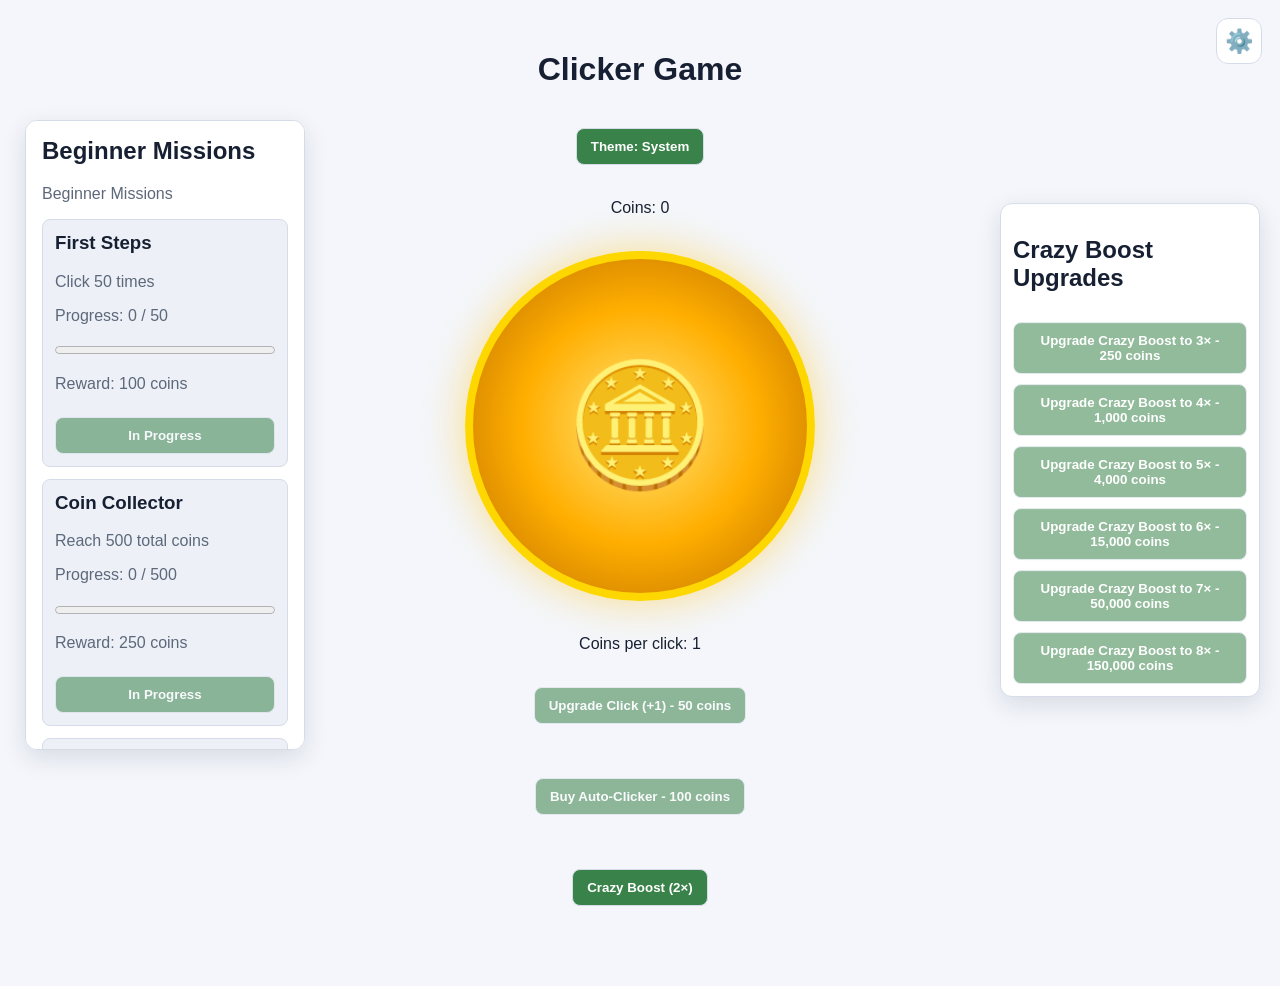
<file: Clicker Game/index.html>
<!DOCTYPE html>
<html lang="en" data-theme="system">
<head>
    <meta charset="UTF-8">
    <meta name="viewport" content="width=device-width, initial-scale=1.0">
    <title>Clicker Game</title>
    <link rel="stylesheet" href="style.css">
</head>

<body>
    
<button id="settingsButton" class="settings-button" type="button" aria-label="Open settings">⚙️</button>

<div id="settingsOverlay" class="settings-overlay" hidden>
    <section class="settings-panel" role="dialog" aria-modal="true" aria-labelledby="settingsTitle">
        <div class="settings-header">
            <h2 id="settingsTitle">⚙️ Settings</h2>
            <button id="closeSettings" type="button" aria-label="Close settings">✕</button>
        </div>

        <div class="setting-group">
            <label for="themeSelect">Appearance</label>
            <p>Choose your preferred theme.</p>

            <select id="themeSelect">
                <option value="system">System default</option>
                <option value="dark">Dark mode</option>
                <option value="light">Light mode</option>
            </select>
        </div>
    </section>
</div>

    <h1>Clicker Game</h1>

    <button id="themeToggle" type="button">Theme: System</button>

    <p>Coins: <span id="coins">0</span></p>

    <button id="clickButton" class="coin-circle">🪙</button>

    <p>Coins per click: <span id="coinPerClick">1</span></p>

    <button id="upgradeButton">Buy Upgrade — Cost: 10 coins</button>
    <br>
    <button id="autoClickerButton">Buy AutoClicker - Cost: 50 coins</button>
    <br>
    <button id="crazyButtonBoost">Boost Button</button>

    <div class="boost-upgrades">
        <h2>Crazy Boost Upgrades</h2>

        <button id="BoostUpgrade1">Upgrade to 3x — 250 coins</button>
        <button id="BoostUpgrade2">Upgrade to 4x — 1,000 coins</button>
        <button id="BoostUpgrade3">Upgrade to 5x — 4,000 coins</button>
        <button id="BoostUpgrade4">Upgrade to 6x — 15,000 coins</button>
        <button id="BoostUpgrade5">Upgrade to 7x — 50,000 coins</button>
        <button id="BoostUpgrade6">Upgrade to 8x — 150,000 coins</button>
    </div>

    <section id="missions">
        <h2>Beginner Missions</h2>
        <p id="missionDescription">Complete missions to earn coins!</p>

        <div id="beginnerMissions"></div>
        <div id="intermediateMissions" style="display: none;"></div>
        <div id="hardMissions" style="display: none;"></div>
    </section>

    <p id="message"></p>

    <script src="Clicker.js"></script>
</body>
</html>
</file>
<file: Clicker Game/style.css>
:root {
    color-scheme: light;
    --bg: #f4f6fb;
    --panel: #ffffff;
    --card: #edf1f7;
    --text: #172033;
    --muted: #5d687b;
    --border: #d5dce8;
    --accent: #39834a;
    --accent-text: #ffffff;
    --shadow: rgba(20, 35, 60, 0.12);
}

:root[data-theme="dark"] {
    color-scheme: dark;
    --bg: #05080f;
    --panel: #101722;
    --card: #172231;
    --text: #f4f7ff;
    --muted: #a8b4c7;
    --border: #2a3749;
    --accent: #adff2f;
    --accent-text: #101722;
    --shadow: rgba(0, 0, 0, 0.35);
}

@media (prefers-color-scheme: dark) {
    :root:not([data-theme]) {
        color-scheme: dark;
        --bg: #05080f;
        --panel: #101722;
        --card: #172231;
        --text: #f4f7ff;
        --muted: #a8b4c7;
        --border: #2a3749;
        --accent: #adff2f;
        --accent-text: #101722;
        --shadow: rgba(0, 0, 0, 0.35);
    }
}

* {
    box-sizing: border-box;
}

body {
    margin: 0;
    min-height: 100vh;
    padding: 30px 20px;
    display: flex;
    flex-direction: column;
    align-items: center;
    justify-content: center;
    gap: 18px;
    background: var(--bg);
    color: var(--text);
    font-family: Arial, sans-serif;
    transition: background 0.2s, color 0.2s;
}

h1, h2, h3, p {
    color: var(--text);
}

button {
    padding: 10px 14px;
    border: 1px solid var(--border);
    border-radius: 8px;
    background: var(--accent);
    color: var(--accent-text);
    font-weight: bold;
    cursor: pointer;
    transition: transform 0.12s, opacity 0.12s;
}

button:hover:not(:disabled) {
    transform: translateY(-1px);
}

button:active:not(:disabled) {
    transform: scale(0.97);
}

button:disabled {
    opacity: 0.55;
    cursor: not-allowed;
}

button:focus-visible {
    outline: 3px solid var(--accent);
    outline-offset: 3px;
}

.coin-circle {
    width: min(350px, 75vw);
    height: min(350px, 75vw);
    border-radius: 50%;
    border: 8px solid gold;
    background: radial-gradient(circle, #ffe680, #ffae00, #b86b00);
    color: #402400;
    font-size: clamp(70px, 15vw, 120px);
    cursor: pointer;
    box-shadow: 0 0 45px rgba(255, 190, 0, 0.45);
    transition: transform 0.12s, box-shadow 0.12s;
    flex-shrink: 0;
}

.coin-circle:hover {
    transform: scale(1.05);
    box-shadow: 0 0 55px rgba(255, 190, 0, 0.65);
}

.coin-circle:active {
    transform: scale(0.92);
}

.boost-upgrades {
    position: fixed;
    right: 20px;
    top: 50%;
    transform: translateY(-50%);
    display: flex;
    flex-direction: column;
    gap: 10px;
    align-items: stretch;
    width: min(260px, 28vw);
    max-height: 85vh;
    overflow-y: auto;
    padding: 12px;
    border: 1px solid var(--border);
    border-radius: 12px;
    background: var(--panel);
    box-shadow: 0 8px 25px var(--shadow);
}

#missions {
    position: absolute;
    top: 120px;
    left: 25px;
    width: 280px;
    max-height: 70vh;
    overflow-y: auto;
    padding: 16px;
    border: 1px solid var(--border);
    border-radius: 12px;
    background: var(--panel);
    box-shadow: 0 8px 25px var(--shadow);
}

#missions h2 {
    margin-top: 0;
}

#beginnerMissions > div,
#intermediateMissions > div,
#hardMissions > div,
.mission {
    margin-top: 12px;
    padding: 12px;
    border: 1px solid var(--border);
    border-radius: 8px;
    background: var(--card);
    color: var(--text);
}

#missions h3 {
    margin-top: 0;
}

#missions p {
    color: var(--muted);
    overflow-wrap: anywhere;
}

#missions button {
    width: 100%;
    margin-top: 8px;
}

progress {
    width: 100%;
    accent-color: var(--accent);
}

input,
select,
textarea {
    background: var(--panel);
    color: var(--text);
    border: 1px solid var(--border);
    border-radius: 6px;
    padding: 8px;
}

@media (max-width: 900px) {
    body {
        justify-content: flex-start;
        padding-top: 30px;
    }

    #missions {
        position: static;
        width: min(100%, 500px);
        max-height: none;
        order: 5;
    }

    .boost-upgrades {
        position: static;
        transform: none;
        width: min(100%, 500px);
        max-height: none;
        order: 6;
    }
}

@media (prefers-reduced-motion: reduce) {
    *,
    *::before,
    *::after {
        transition: none !important;
    }
}

.settings-button {
    position: fixed;
    top: 18px;
    right: 18px;
    z-index: 1000;
    width: 46px;
    height: 46px;
    padding: 0;
    font-size: 23px;
    border-radius: 12px;
    background: var(--panel);
    color: var(--text);
    border: 1px solid var(--border);
}

.settings-overlay[hidden] {
    display: none;
}

.settings-overlay {
    position: fixed;
    inset: 0;
    z-index: 2000;
    display: flex;
    justify-content: center;
    align-items: center;
    padding: 20px;
    background: rgba(0, 0, 0, 0.6);
}

.settings-panel {
    width: 100%;
    max-width: 380px;
    padding: 22px;
    border: 1px solid var(--border);
    border-radius: 16px;
    background: var(--panel);
    color: var(--text);
    box-shadow: 0 15px 50px rgba(0, 0, 0, 0.25);
}

.settings-header {
    display: flex;
    align-items: center;
    justify-content: space-between;
    gap: 12px;
}

.settings-header h2 {
    margin: 0;
}

.settings-header button {
    min-width: 42px;
    min-height: 42px;
    background: var(--card);
    color: var(--text);
}

.setting-group {
    margin-top: 24px;
}

.setting-group label {
    display: block;
    font-weight: bold;
}

.setting-group p {
    color: var(--muted);
    font-size: 14px;
}

#themeSelect {
    width: 100%;
    padding: 12px;
    margin-top: 8px;
    background: var(--card);
    color: var(--text);
    border: 1px solid var(--border);
    border-radius: 8px;
    font-size: 16px;
}
</file>
